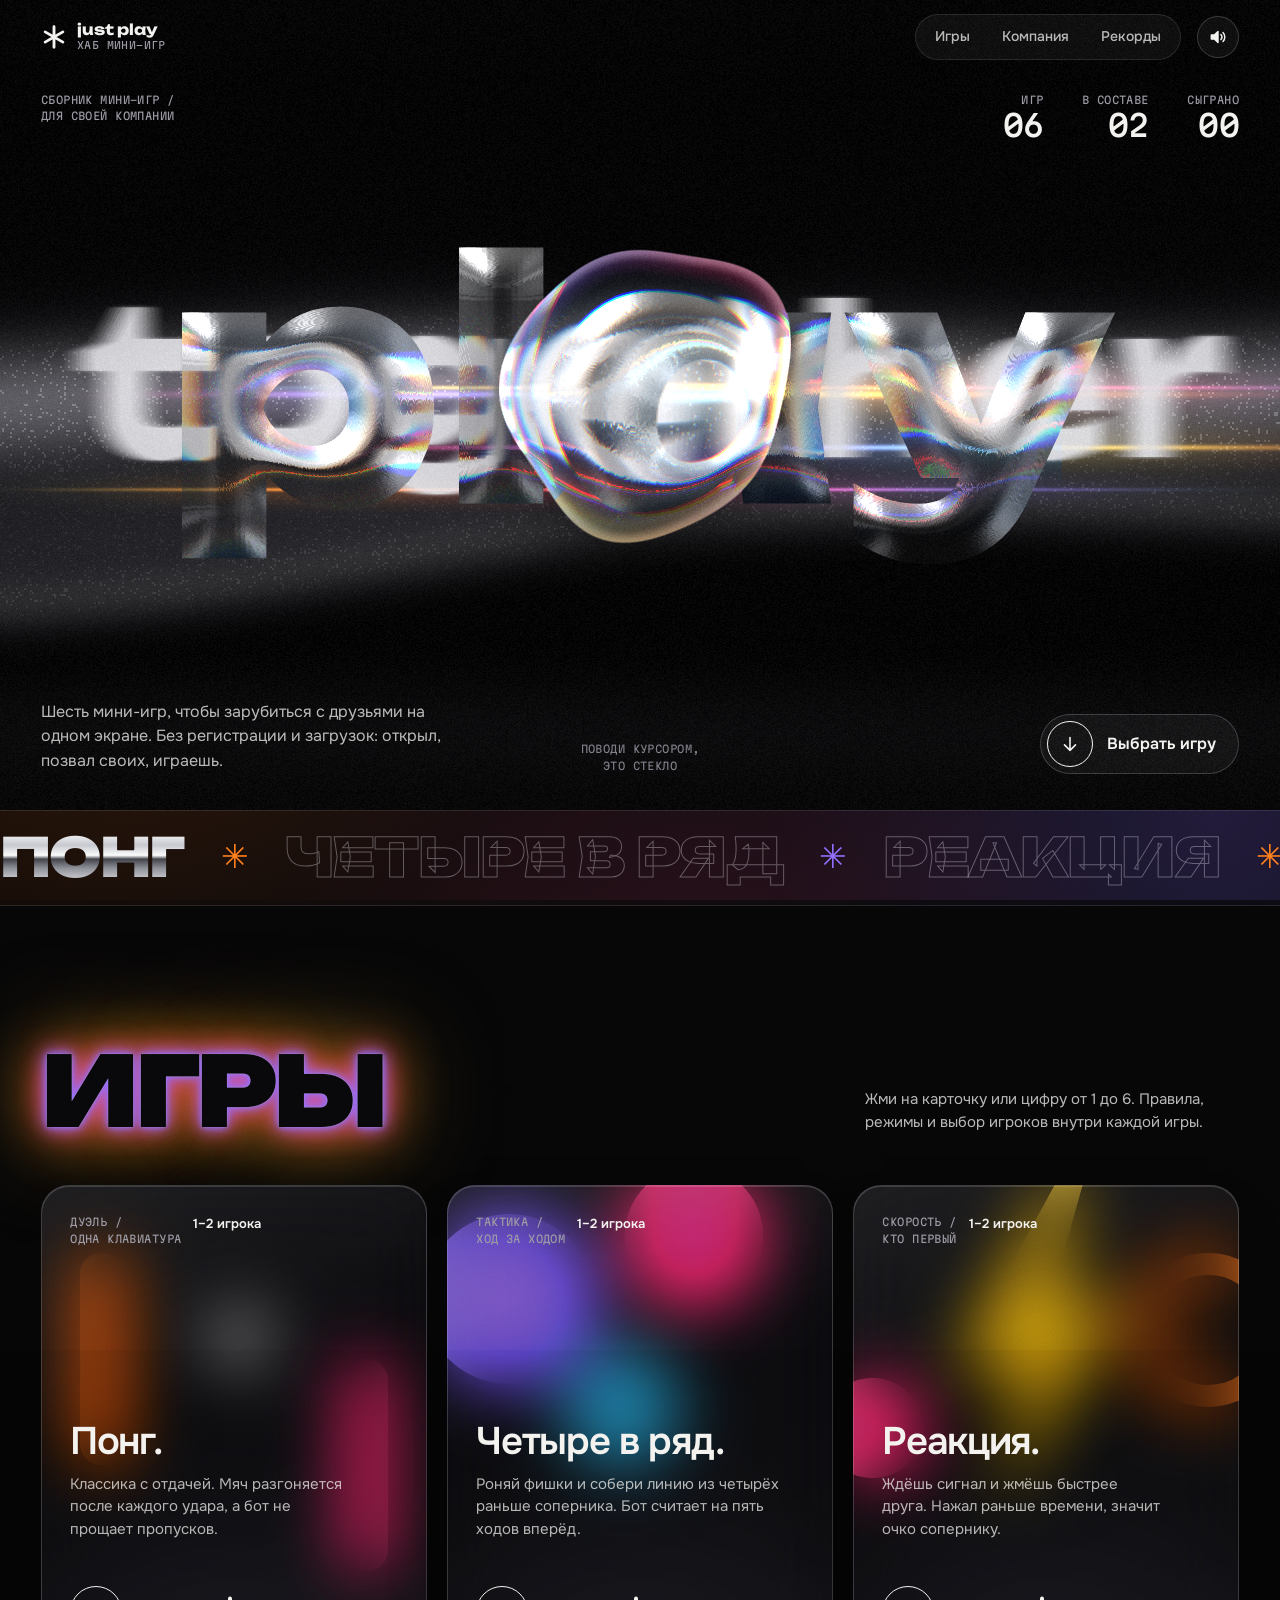
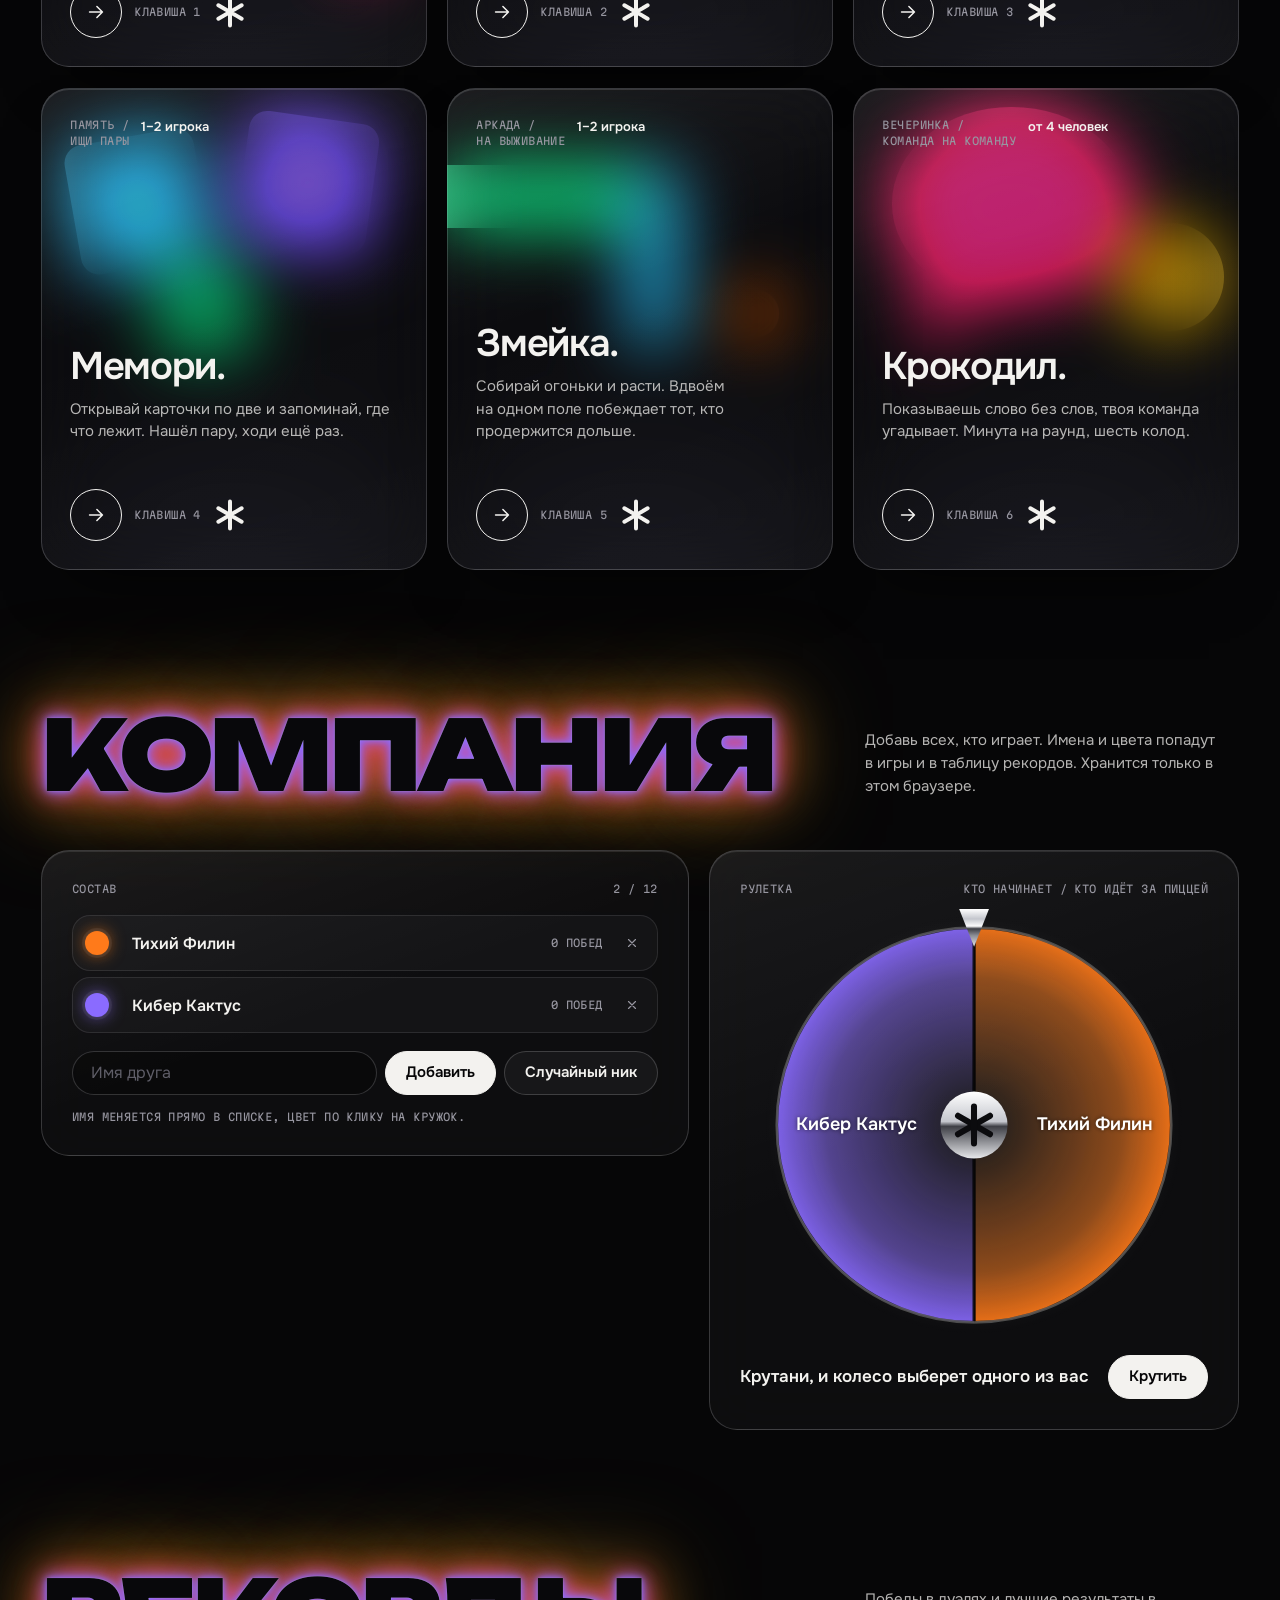
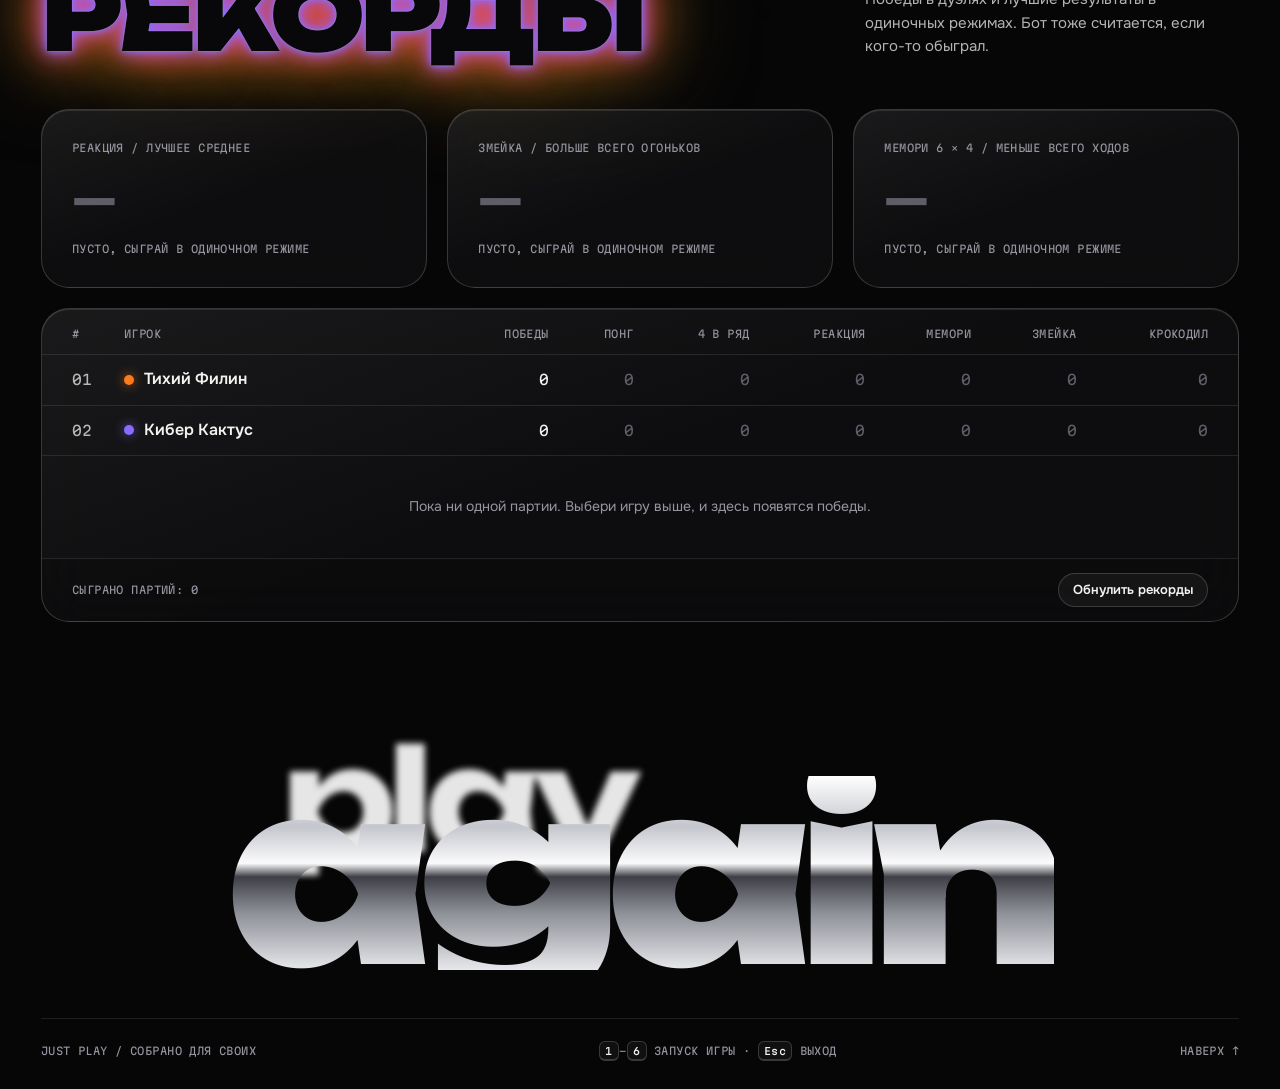
<file: play/index.html>
<!doctype html>
<html lang="ru">
<head>
<meta charset="utf-8">
<meta name="viewport" content="width=device-width, initial-scale=1, viewport-fit=cover">
<title>Just Play</title>
<meta name="description" content="Хаб мини-игр для друзей: понг, четыре в ряд, реакция, мемори, змейка и крокодил на одном экране.">
<meta name="theme-color" content="#060607">
<link rel="preconnect" href="https://fonts.googleapis.com">
<link rel="preconnect" href="https://fonts.gstatic.com" crossorigin>
<link rel="stylesheet" href="https://fonts.googleapis.com/css2?family=Martian+Mono:wght@400;500&family=Onest:wght@400;500;600;700&family=Unbounded:wght@600;700;900&display=swap">
<link rel="stylesheet" href="css/hub.css">
</head>
<body>
<div class="ambient" aria-hidden="true"><i></i><i></i><i></i></div>

<header class="top" id="top">
  <a class="brand" href="#hero" aria-label="Just Play, наверх">
    <svg class="brand-mark" viewBox="0 0 24 24" aria-hidden="true"><path d="M12 2.5v19M3.8 7.25l16.4 9.5M3.8 16.75l16.4-9.5"/></svg>
    <span class="brand-name"><b>just play</b><small>хаб мини-игр</small></span>
  </a>
  <nav class="nav" aria-label="Разделы">
    <a href="#games">Игры</a>
    <a href="#crew">Компания</a>
    <a href="#records">Рекорды</a>
  </nav>
  <button class="icon-btn sound-toggle" type="button" aria-pressed="true" aria-label="Звук">
    <svg viewBox="0 0 24 24" aria-hidden="true"><path class="s-body" d="M4 9.5h3.5L12 5.5v13l-4.5-4H4z"/><path class="s-on" d="M15.5 9a4.5 4.5 0 0 1 0 6M18 6.5a8 8 0 0 1 0 11"/><path class="s-off" d="M16 9.5l5 5M21 9.5l-5 5"/></svg>
  </button>
</header>

<main>
  <section class="hero" id="hero" aria-labelledby="hero-h">
    <canvas id="hero-gl" aria-hidden="true"></canvas>
    <div class="hero-fallback" aria-hidden="true"><span class="ghost">together</span><span class="chrome">play</span></div>
    <h1 class="sr-only" id="hero-h">Just Play: мини-игры для друзей на одном экране</h1>

    <div class="hero-top">
      <p class="micro">Сборник мини-игр /<br>для своей компании</p>
      <dl class="hero-stats">
        <div><dt class="micro">Игр</dt><dd>06</dd></div>
        <div><dt class="micro">В составе</dt><dd id="stat-players">02</dd></div>
        <div><dt class="micro">Сыграно</dt><dd id="stat-played">00</dd></div>
      </dl>
    </div>

    <div class="hero-foot">
      <p class="hero-lede">Шесть мини-игр, чтобы зарубиться с друзьями на одном экране. Без регистрации и загрузок: открыл, позвал своих, играешь.</p>
      <p class="hero-hint micro" aria-hidden="true">Поводи курсором,<br>это стекло</p>
      <a class="cta" href="#games">
        <span class="arrow-circle"><svg viewBox="0 0 24 24" aria-hidden="true"><path d="M12 5v14M6 13l6 6 6-6"/></svg></span>
        <span>Выбрать игру</span>
      </a>
    </div>
  </section>

  <div class="marquee" aria-hidden="true">
    <div class="marquee-track">
      <span>Понг</span><i>✳</i><span>Четыре в ряд</span><i>✳</i><span>Реакция</span><i>✳</i><span>Мемори</span><i>✳</i><span>Змейка</span><i>✳</i><span>Крокодил</span><i>✳</i>
      <span>Понг</span><i>✳</i><span>Четыре в ряд</span><i>✳</i><span>Реакция</span><i>✳</i><span>Мемори</span><i>✳</i><span>Змейка</span><i>✳</i><span>Крокодил</span><i>✳</i>
    </div>
  </div>

  <section class="section" id="games" aria-labelledby="games-h">
    <div class="section-head">
      <h2 class="aura" id="games-h">Игры</h2>
      <p class="section-note">Жми на карточку или цифру от 1 до 6. Правила, режимы и выбор игроков внутри каждой игры.</p>
    </div>

    <div class="grid">
      <article class="game" data-game="pong" data-key="1">
        <div class="game-light" aria-hidden="true"><i class="l1"></i><i class="l2"></i><i class="l3"></i></div>
        <button class="game-glass" type="button">
          <span class="g-top"><span class="micro">Дуэль /<br>одна клавиатура</span><span class="g-count">1–2 игрока</span></span>
          <span class="g-body"><span class="g-title">Понг.</span><span class="g-desc">Классика с отдачей. Мяч разгоняется после каждого удара, а бот не прощает пропусков.</span></span>
          <span class="g-foot"><span class="arrow-circle"><svg viewBox="0 0 24 24" aria-hidden="true"><path d="M5 12h14M13 6l6 6-6 6"/></svg></span><span class="g-leader micro" data-leader>клавиша 1</span><svg class="asterisk" viewBox="0 0 24 24" aria-hidden="true"><path d="M12 2.5v19M3.8 7.25l16.4 9.5M3.8 16.75l16.4-9.5"/></svg></span>
        </button>
      </article>

      <article class="game" data-game="four" data-key="2">
        <div class="game-light" aria-hidden="true"><i class="l1"></i><i class="l2"></i><i class="l3"></i></div>
        <button class="game-glass" type="button">
          <span class="g-top"><span class="micro">Тактика /<br>ход за ходом</span><span class="g-count">1–2 игрока</span></span>
          <span class="g-body"><span class="g-title">Четыре в ряд.</span><span class="g-desc">Роняй фишки и собери линию из четырёх раньше соперника. Бот считает на пять ходов вперёд.</span></span>
          <span class="g-foot"><span class="arrow-circle"><svg viewBox="0 0 24 24" aria-hidden="true"><path d="M5 12h14M13 6l6 6-6 6"/></svg></span><span class="g-leader micro" data-leader>клавиша 2</span><svg class="asterisk" viewBox="0 0 24 24" aria-hidden="true"><path d="M12 2.5v19M3.8 7.25l16.4 9.5M3.8 16.75l16.4-9.5"/></svg></span>
        </button>
      </article>

      <article class="game" data-game="reaction" data-key="3">
        <div class="game-light" aria-hidden="true"><i class="l1"></i><i class="l2"></i><i class="l3"></i></div>
        <button class="game-glass" type="button">
          <span class="g-top"><span class="micro">Скорость /<br>кто первый</span><span class="g-count">1–2 игрока</span></span>
          <span class="g-body"><span class="g-title">Реакция.</span><span class="g-desc">Ждёшь сигнал и жмёшь быстрее друга. Нажал раньше времени, значит очко сопернику.</span></span>
          <span class="g-foot"><span class="arrow-circle"><svg viewBox="0 0 24 24" aria-hidden="true"><path d="M5 12h14M13 6l6 6-6 6"/></svg></span><span class="g-leader micro" data-leader>клавиша 3</span><svg class="asterisk" viewBox="0 0 24 24" aria-hidden="true"><path d="M12 2.5v19M3.8 7.25l16.4 9.5M3.8 16.75l16.4-9.5"/></svg></span>
        </button>
      </article>

      <article class="game" data-game="memory" data-key="4">
        <div class="game-light" aria-hidden="true"><i class="l1"></i><i class="l2"></i><i class="l3"></i></div>
        <button class="game-glass" type="button">
          <span class="g-top"><span class="micro">Память /<br>ищи пары</span><span class="g-count">1–2 игрока</span></span>
          <span class="g-body"><span class="g-title">Мемори.</span><span class="g-desc">Открывай карточки по две и запоминай, где что лежит. Нашёл пару, ходи ещё раз.</span></span>
          <span class="g-foot"><span class="arrow-circle"><svg viewBox="0 0 24 24" aria-hidden="true"><path d="M5 12h14M13 6l6 6-6 6"/></svg></span><span class="g-leader micro" data-leader>клавиша 4</span><svg class="asterisk" viewBox="0 0 24 24" aria-hidden="true"><path d="M12 2.5v19M3.8 7.25l16.4 9.5M3.8 16.75l16.4-9.5"/></svg></span>
        </button>
      </article>

      <article class="game" data-game="snake" data-key="5">
        <div class="game-light" aria-hidden="true"><i class="l1"></i><i class="l2"></i><i class="l3"></i></div>
        <button class="game-glass" type="button">
          <span class="g-top"><span class="micro">Аркада /<br>на выживание</span><span class="g-count">1–2 игрока</span></span>
          <span class="g-body"><span class="g-title">Змейка.</span><span class="g-desc">Собирай огоньки и расти. Вдвоём на одном поле побеждает тот, кто продержится дольше.</span></span>
          <span class="g-foot"><span class="arrow-circle"><svg viewBox="0 0 24 24" aria-hidden="true"><path d="M5 12h14M13 6l6 6-6 6"/></svg></span><span class="g-leader micro" data-leader>клавиша 5</span><svg class="asterisk" viewBox="0 0 24 24" aria-hidden="true"><path d="M12 2.5v19M3.8 7.25l16.4 9.5M3.8 16.75l16.4-9.5"/></svg></span>
        </button>
      </article>

      <article class="game" data-game="croc" data-key="6">
        <div class="game-light" aria-hidden="true"><i class="l1"></i><i class="l2"></i><i class="l3"></i></div>
        <button class="game-glass" type="button">
          <span class="g-top"><span class="micro">Вечеринка /<br>команда на команду</span><span class="g-count">от 4 человек</span></span>
          <span class="g-body"><span class="g-title">Крокодил.</span><span class="g-desc">Показываешь слово без слов, твоя команда угадывает. Минута на раунд, шесть колод.</span></span>
          <span class="g-foot"><span class="arrow-circle"><svg viewBox="0 0 24 24" aria-hidden="true"><path d="M5 12h14M13 6l6 6-6 6"/></svg></span><span class="g-leader micro" data-leader>клавиша 6</span><svg class="asterisk" viewBox="0 0 24 24" aria-hidden="true"><path d="M12 2.5v19M3.8 7.25l16.4 9.5M3.8 16.75l16.4-9.5"/></svg></span>
        </button>
      </article>
    </div>
  </section>

  <section class="section" id="crew" aria-labelledby="crew-h">
    <div class="section-head">
      <h2 class="aura" id="crew-h">Компания</h2>
      <p class="section-note">Добавь всех, кто играет. Имена и цвета попадут в игры и в таблицу рекордов. Хранится только в этом браузере.</p>
    </div>

    <div class="crew-grid">
      <div class="panel roster">
        <div class="panel-top"><span class="micro">Состав</span><span class="micro" id="roster-count">2 / 12</span></div>
        <ul class="roster-list" id="roster"></ul>
        <form class="roster-add" id="roster-form" autocomplete="off">
          <label class="sr-only" for="roster-name">Имя игрока</label>
          <input class="field-input" id="roster-name" name="name" maxlength="18" placeholder="Имя друга">
          <button class="btn primary" type="submit">Добавить</button>
          <button class="btn" type="button" id="roster-random">Случайный ник</button>
        </form>
        <p class="micro roster-tip">Имя меняется прямо в списке, цвет по клику на кружок.</p>
      </div>

      <div class="panel wheel-panel">
        <div class="panel-top"><span class="micro">Рулетка</span><span class="micro">кто начинает / кто идёт за пиццей</span></div>
        <div class="wheel-wrap">
          <canvas id="wheel" width="420" height="420" aria-label="Колесо с именами игроков"></canvas>
          <span class="wheel-pin" aria-hidden="true"></span>
        </div>
        <div class="wheel-foot">
          <p class="wheel-result" id="wheel-result" aria-live="polite">Крутани, и колесо выберет одного из вас</p>
          <button class="btn primary" type="button" id="wheel-spin">Крутить</button>
        </div>
      </div>
    </div>
  </section>

  <section class="section" id="records" aria-labelledby="records-h">
    <div class="section-head">
      <h2 class="aura" id="records-h">Рекорды</h2>
      <p class="section-note">Победы в дуэлях и лучшие результаты в одиночных режимах. Бот тоже считается, если кого-то обыграл.</p>
    </div>

    <div class="best-row" id="best-row"></div>

    <div class="panel board">
      <div class="board-scroll">
        <table class="board-table" id="board">
          <thead>
            <tr><th scope="col">#</th><th scope="col">Игрок</th><th scope="col">Победы</th><th scope="col">Понг</th><th scope="col">4 в ряд</th><th scope="col">Реакция</th><th scope="col">Мемори</th><th scope="col">Змейка</th><th scope="col">Крокодил</th></tr>
          </thead>
          <tbody></tbody>
        </table>
      </div>
      <div class="board-foot">
        <span class="micro" id="board-note">Сыграно партий: 0</span>
        <span class="board-actions">
          <button class="btn small" type="button" id="board-reset">Обнулить рекорды</button>
          <span class="board-confirm" id="board-confirm" hidden>
            <span class="micro">Стереть все победы и рекорды?</span>
            <button class="btn small danger" type="button" id="board-yes">Стереть</button>
            <button class="btn small" type="button" id="board-no">Отмена</button>
          </span>
        </span>
      </div>
    </div>
  </section>
</main>

<footer class="foot">
  <div class="foot-word" aria-hidden="true"><span class="ghost">play</span><span class="chrome">again</span></div>
  <div class="foot-row">
    <span class="micro">just play / собрано для своих</span>
    <span class="micro"><kbd>1</kbd>–<kbd>6</kbd> запуск игры · <kbd>Esc</kbd> выход</span>
    <a class="micro" href="#hero">Наверх ↑</a>
  </div>
</footer>

<div class="arena" id="arena" role="dialog" aria-modal="true" aria-labelledby="arena-title" hidden>
  <div class="arena-bg" aria-hidden="true"><i></i><i></i><i></i></div>
  <div class="arena-bar">
    <button class="icon-btn" type="button" id="arena-back" aria-label="Назад в хаб">
      <svg viewBox="0 0 24 24" aria-hidden="true"><path d="M19 12H5M11 6l-6 6 6 6"/></svg>
    </button>
    <div class="arena-title"><span class="micro" id="arena-kicker"></span><b id="arena-title"></b></div>
    <div class="arena-hud" id="arena-hud" aria-live="polite"></div>
    <button class="icon-btn sound-toggle" type="button" aria-pressed="true" aria-label="Звук">
      <svg viewBox="0 0 24 24" aria-hidden="true"><path class="s-body" d="M4 9.5h3.5L12 5.5v13l-4.5-4H4z"/><path class="s-on" d="M15.5 9a4.5 4.5 0 0 1 0 6M18 6.5a8 8 0 0 1 0 11"/><path class="s-off" d="M16 9.5l5 5M21 9.5l-5 5"/></svg>
    </button>
  </div>
  <div class="arena-stage"><div class="arena-play" id="arena-play"></div></div>
  <div class="arena-panel" id="arena-panel" hidden></div>
</div>

<canvas id="fx" aria-hidden="true"></canvas>
<div class="grain" aria-hidden="true"></div>

<script src="js/core.js"></script>
<script src="js/arena.js"></script>
<script src="js/games/pong.js"></script>
<script src="js/games/four.js"></script>
<script src="js/games/reaction.js"></script>
<script src="js/games/memory.js"></script>
<script src="js/games/snake.js"></script>
<script src="js/games/croc.js"></script>
<script src="js/hub.js"></script>
<script src="js/hero.js"></script>
</body>
</html>
</file>
<file: play/css/hub.css>
/* Just Play — dark chrome, frosted glass, chromatic light */
@property --ang{syntax:"<angle>";inherits:false;initial-value:0deg}

:root{
  color-scheme:dark;
  --ink:#060607;
  --ink-2:#0c0c0f;
  --ink-3:#15151a;
  --text:#f3f2ef;
  --soft:rgba(243,242,239,.74);
  --dim:#9796a0;
  --mute:#5f5e68;
  --line:rgba(240,240,248,.10);
  --line-2:rgba(240,240,248,.18);
  --glass:rgba(255,255,255,.045);
  --glass-2:rgba(255,255,255,.085);
  --ember:#ff7a1a;
  --rose:#ff3d7f;
  --violet:#8a6bff;
  --sun:#ffd23f;
  --ice:#5fd4ff;
  --mint:#4dffb0;
  --chrome:linear-gradient(180deg,#ffffff 0%,#c4c6cd 26%,#fbfbfc 45%,#3e3f46 52%,#8c8e96 70%,#e7e8eb 100%);
  --spectrum:linear-gradient(90deg,var(--sun),var(--ember),var(--rose),var(--violet),var(--ice));
  --gutter:clamp(16px,3.2vw,44px);
  --radius:28px;
  --ease:cubic-bezier(.2,.8,.2,1);
  --ease-io:cubic-bezier(.75,0,.2,1);
  --f-display:"Unbounded","Arial Black",Impact,sans-serif;
  --f-body:"Onest","Helvetica Neue",Arial,sans-serif;
  --f-mono:"Martian Mono",ui-monospace,SFMono-Regular,Menlo,Consolas,monospace;
}

*{box-sizing:border-box}
html{background:var(--ink);scroll-behavior:smooth;-webkit-text-size-adjust:100%}
body{margin:0;background:var(--ink);color:var(--text);font:400 16px/1.55 var(--f-body);-webkit-font-smoothing:antialiased;overflow-x:hidden}
body.locked{overflow:hidden}
a{color:inherit;text-decoration:none}
button,input{font:inherit;color:inherit}
button{background:none;border:0;padding:0;cursor:pointer;-webkit-tap-highlight-color:transparent}
svg{display:block}
:focus-visible{outline:2px solid var(--sun);outline-offset:3px}
[hidden]{display:none!important}
.sr-only{position:absolute!important;width:1px;height:1px;padding:0;margin:-1px;overflow:hidden;clip:rect(0 0 0 0);white-space:nowrap;border:0}
.micro{font-family:var(--f-mono);font-size:10.5px;line-height:1.55;letter-spacing:.04em;text-transform:uppercase;color:var(--dim);margin:0}
kbd{display:inline-grid;place-items:center;min-width:26px;height:26px;padding:0 7px;border-radius:8px;border:1px solid var(--line-2);border-bottom-width:2px;background:var(--glass);font:500 11px/1 var(--f-mono);color:var(--text);text-transform:none}
.micro kbd{min-width:20px;height:20px;padding:0 5px;font-size:10px;border-radius:6px}

.chrome-text{background:var(--chrome);-webkit-background-clip:text;background-clip:text;color:transparent}

/* ---------- ambient light behind the glass ---------- */
.ambient{position:fixed;inset:0;z-index:0;pointer-events:none;overflow:hidden}
main,.foot{position:relative;z-index:1}
.ambient i{position:absolute;width:70vmax;height:70vmax;border-radius:50%;opacity:.16;animation:drift 38s ease-in-out infinite alternate}
.ambient i:nth-child(1){left:-25vmax;top:10vh;background:radial-gradient(closest-side,var(--ember),transparent)}
.ambient i:nth-child(2){right:-30vmax;top:40vh;background:radial-gradient(closest-side,var(--violet),transparent);animation-delay:-12s}
.ambient i:nth-child(3){left:20vw;bottom:-45vmax;background:radial-gradient(closest-side,var(--rose),transparent);opacity:.12;animation-delay:-24s}
@keyframes drift{from{transform:translate3d(0,0,0) scale(1)}to{transform:translate3d(8vw,-6vh,0) scale(1.15)}}

/* film grain on top of everything */
.grain{position:fixed;inset:-50%;z-index:100;pointer-events:none;opacity:.085;mix-blend-mode:overlay;
  background-image:url("data:image/svg+xml;utf8,<svg xmlns='http://www.w3.org/2000/svg' width='220' height='220'><filter id='n'><feTurbulence type='fractalNoise' baseFrequency='.9' numOctaves='3' stitchTiles='stitch'/><feColorMatrix values='0 0 0 0 1  0 0 0 0 1  0 0 0 0 1  0 0 0 1.3 0'/></filter><rect width='100%' height='100%' filter='url(%23n)'/></svg>");
  animation:grain 1s steps(6) infinite}
@keyframes grain{0%{transform:translate(0,0)}20%{transform:translate(-3%,2%)}40%{transform:translate(2%,-4%)}60%{transform:translate(-4%,-1%)}80%{transform:translate(3%,3%)}100%{transform:translate(0,0)}}

#fx{position:fixed;inset:0;width:100%;height:100%;z-index:90;pointer-events:none}

/* ---------- header ---------- */
.top{position:fixed;left:0;right:0;top:0;z-index:40;display:flex;align-items:center;gap:16px;
  padding:calc(env(safe-area-inset-top,0px) + 14px) var(--gutter) 14px;transition:background .4s,border-color .4s,backdrop-filter .4s;border-bottom:1px solid transparent}
.top.solid{background:rgba(6,6,7,.55);backdrop-filter:blur(18px) saturate(1.4);-webkit-backdrop-filter:blur(18px) saturate(1.4);border-color:var(--line)}
.brand{display:flex;align-items:center;gap:10px;margin-right:auto}
.brand-mark{width:26px;height:26px;fill:none;stroke:var(--text);stroke-width:2.6;stroke-linecap:round;animation:spin 14s linear infinite}
.brand-name{display:grid;line-height:1.05}
.brand-name b{font:700 15px/1.1 var(--f-display);letter-spacing:-.01em}
.brand-name small{font:400 10px/1.4 var(--f-mono);color:var(--dim);text-transform:uppercase;letter-spacing:.04em}
.nav{display:flex;gap:2px;padding:4px;border-radius:99px;background:var(--glass);border:1px solid var(--line);backdrop-filter:blur(14px);-webkit-backdrop-filter:blur(14px)}
.nav a{padding:7px 15px;border-radius:99px;font-size:14px;font-weight:500;color:var(--soft);transition:background .25s,color .25s}
.nav a:hover{background:var(--glass-2);color:var(--text)}
@keyframes spin{to{transform:rotate(360deg)}}

.icon-btn{flex:none;width:42px;height:42px;border-radius:50%;display:grid;place-items:center;border:1px solid var(--line-2);background:var(--glass);
  backdrop-filter:blur(14px);-webkit-backdrop-filter:blur(14px);transition:background .25s,transform .25s var(--ease)}
.icon-btn:hover{background:var(--glass-2)}
.icon-btn:active{transform:scale(.94)}
.icon-btn svg{width:20px;height:20px;fill:none;stroke:currentColor;stroke-width:1.7;stroke-linecap:round;stroke-linejoin:round}
.sound-toggle .s-body{fill:currentColor}
.sound-toggle[aria-pressed="true"] .s-off,.sound-toggle[aria-pressed="false"] .s-on{display:none}

/* ---------- hero ---------- */
.hero{position:relative;height:clamp(560px,90svh,920px);overflow:hidden;isolation:isolate;background:var(--ink)}
#hero-gl{position:absolute;inset:0;width:100%;height:100%;display:block;z-index:0}
.hero.gl-on{cursor:none}
.hero.gl-on a,.hero.gl-on button{cursor:pointer}
.hero-fallback{position:absolute;inset:0;z-index:0;display:grid;place-items:center;padding-bottom:6vh}
.hero-fallback span{grid-area:1/1;font-family:var(--f-display);line-height:.8;letter-spacing:-.05em;white-space:nowrap}
.hero-fallback .chrome{font-weight:900;font-size:clamp(96px,23vw,360px);background:var(--chrome);-webkit-background-clip:text;background-clip:text;color:transparent}
.hero-fallback .ghost{font-weight:700;font-size:clamp(34px,10.5vw,165px);color:#fff;opacity:.85;filter:blur(2.5px);transform:translate(1%,-10%)}
.hero.gl-on .hero-fallback{display:none}

.hero-top{position:absolute;z-index:2;left:var(--gutter);right:var(--gutter);top:calc(env(safe-area-inset-top,0px) + 92px);display:flex;justify-content:space-between;align-items:flex-start;gap:24px;pointer-events:none}
.hero-stats{display:flex;gap:clamp(18px,3vw,40px);margin:0;text-align:right}
.hero-stats div{display:grid;gap:2px}
.hero-stats dd{margin:0;font:500 clamp(22px,2.4vw,30px)/1 var(--f-mono);font-variant-numeric:tabular-nums;letter-spacing:-.02em}

.hero-foot{position:absolute;z-index:2;left:var(--gutter);right:var(--gutter);bottom:clamp(24px,4vh,44px);display:grid;grid-template-columns:minmax(0,1fr) auto minmax(0,1fr);align-items:end;gap:24px}
.hero-lede{margin:0;max-width:38ch;font-size:clamp(15px,1.25vw,17px);color:var(--soft);text-wrap:pretty}
.hero-hint{text-align:center;opacity:.8}
.cta{justify-self:end;display:flex;align-items:center;gap:14px;font-weight:600;font-size:16px;padding:6px 22px 6px 6px;border-radius:99px;background:var(--glass);border:1px solid var(--line-2);
  backdrop-filter:blur(16px);-webkit-backdrop-filter:blur(16px);transition:background .3s}
.cta:hover{background:var(--glass-2)}
.cta .arrow-circle{width:46px;height:46px}
.cta:hover .arrow-circle{background:var(--text);color:var(--ink)}
.cta:hover .arrow-circle svg{transform:translateY(3px)}

.arrow-circle{flex:none;width:52px;height:52px;border-radius:50%;border:1.5px solid currentColor;display:grid;place-items:center;transition:background .35s var(--ease),color .35s var(--ease),border-color .35s}
.arrow-circle svg{width:22px;height:22px;fill:none;stroke:currentColor;stroke-width:1.7;stroke-linecap:round;stroke-linejoin:round;transition:transform .45s var(--ease)}

/* load sequence */
.top,.hero-top,.hero-foot{animation:rise 1.1s var(--ease) both}
.hero-top{animation-delay:.35s}
.hero-foot{animation-delay:.55s}
@keyframes rise{from{opacity:0;transform:translateY(18px)}to{opacity:1;transform:none}}

/* ---------- marquee ---------- */
.marquee{position:relative;overflow:hidden;padding-block:20px;border-block:1px solid var(--line);background:linear-gradient(90deg,rgba(255,122,26,.05),rgba(138,107,255,.05))}
.marquee-track{display:flex;align-items:center;gap:36px;width:max-content;animation:marquee 46s linear infinite}
.marquee span{font:900 clamp(28px,4.2vw,58px)/1 var(--f-display);text-transform:uppercase;letter-spacing:-.03em;white-space:nowrap;color:transparent;-webkit-text-stroke:1px rgba(240,240,248,.32)}
.marquee span:nth-of-type(3n+1){background:var(--chrome);-webkit-background-clip:text;background-clip:text;-webkit-text-stroke:0}
.marquee i{font-style:normal;font-size:clamp(20px,2.6vw,34px);color:var(--ember)}
.marquee i:nth-of-type(2n){color:var(--violet)}
@keyframes marquee{to{transform:translateX(-50%)}}

/* ---------- sections ---------- */
.section{max-width:1440px;margin:0 auto;padding:clamp(80px,11vw,150px) var(--gutter) 0}
.section-head{display:grid;grid-template-columns:minmax(0,1fr) minmax(0,34ch);align-items:end;gap:20px 40px;margin-bottom:clamp(28px,4vw,52px)}
.section-note{margin:0;color:var(--soft);font-size:15px;text-wrap:pretty}
.aura{margin:0;font:900 clamp(40px,7.6vw,150px)/.9 var(--f-display);letter-spacing:-.045em;text-transform:uppercase;overflow-wrap:anywhere;color:#08080b;
  text-shadow:0 0 1px rgba(255,255,255,.55),0 0 6px var(--violet),0 0 16px var(--violet),0 0 30px var(--rose),0 0 60px var(--ember),0 0 110px rgba(255,210,63,.6)}

@supports (animation-timeline: view()){
  .section-head,.game,.panel,.best{animation:reveal linear both;animation-timeline:view();animation-range:entry 0% entry 55%}
  .game:nth-child(3n+2){animation-range:entry 8% entry 63%}
  .game:nth-child(3n){animation-range:entry 16% entry 71%}
  @keyframes reveal{from{opacity:.15;translate:0 60px;scale:.97;filter:blur(8px)}to{opacity:1;translate:none;scale:none;filter:none}}
}

/* ---------- game cards ---------- */
.grid{display:grid;grid-template-columns:repeat(3,minmax(0,1fr));gap:clamp(14px,1.6vw,22px)}
.game{--a:var(--ember);--b:var(--rose);--c:var(--sun);position:relative;border-radius:var(--radius);aspect-ratio:4/5;max-width:100%;isolation:isolate}
.game{transform-style:flat;transition:transform .6s var(--ease)}
.game.tilting{transition:transform .12s linear}
.game-light{position:absolute;inset:0;border-radius:inherit;overflow:hidden;background:radial-gradient(120% 90% at 50% 115%,#1b1b22,#08080a 62%)}
.game-light i{position:absolute;display:block;transition:transform 1.1s var(--ease)}
.game-glass{position:relative;z-index:1;display:flex;flex-direction:column;width:100%;height:100%;padding:clamp(20px,2.2vw,30px);text-align:left;border-radius:inherit;
  background:linear-gradient(160deg,rgba(255,255,255,.085),rgba(255,255,255,.02) 42%,rgba(255,255,255,.04)),rgba(10,10,13,.28);
  backdrop-filter:blur(34px) saturate(1.6);-webkit-backdrop-filter:blur(34px) saturate(1.6);
  border:1px solid var(--line-2);box-shadow:inset 0 1px 0 rgba(255,255,255,.14),0 30px 60px -30px rgba(0,0,0,.8);overflow:hidden;
  transform:translateZ(0);transition:transform .6s var(--ease)}
.game-glass::before{content:"";position:absolute;inset:0;border-radius:inherit;pointer-events:none;opacity:0;transition:opacity .5s;
  background:radial-gradient(420px circle at var(--mx,50%) var(--my,30%),rgba(255,255,255,.16),transparent 45%)}
.game-glass::after{content:"";position:absolute;inset:0;border-radius:inherit;padding:1.5px;pointer-events:none;opacity:0;transition:opacity .6s;
  background:conic-gradient(from var(--ang),var(--sun),var(--ember),var(--rose),var(--violet),var(--ice),var(--sun));
  -webkit-mask:linear-gradient(#000 0 0) content-box,linear-gradient(#000 0 0);-webkit-mask-composite:xor;mask-composite:exclude;
  animation:ang 5s linear infinite}
@keyframes ang{to{--ang:360deg}}
.game:hover .game-glass::before,.game:hover .game-glass::after,.game-glass:focus-visible::after{opacity:1}
.game-glass:focus-visible{outline:none}

.g-top{display:flex;justify-content:space-between;align-items:flex-start;gap:12px}
.g-count{font-weight:600;font-size:13px;white-space:nowrap}
.g-body{display:grid;gap:12px;margin-top:auto;padding-top:28px}
.g-title{font:600 clamp(30px,3vw,46px)/1.02 var(--f-body);letter-spacing:-.035em;text-wrap:balance}
.g-desc{font-size:15px;line-height:1.5;color:var(--soft);max-width:32ch;text-wrap:pretty}
.g-foot{display:flex;align-items:center;gap:12px;margin-top:clamp(26px,3.6vw,46px)}
.g-leader{flex:1;min-width:0;text-align:center;overflow:hidden;text-overflow:ellipsis;white-space:nowrap}
.asterisk{width:34px;height:34px;fill:none;stroke:currentColor;stroke-width:2.8;stroke-linecap:round;transition:transform .9s var(--ease)}
.game:hover .asterisk{transform:rotate(120deg)}
.game:hover .arrow-circle{background:var(--text);color:var(--ink);border-color:var(--text)}
.game:hover .arrow-circle svg{transform:rotate(-45deg)}

/* light shapes behind each card's glass */
.game[data-game="pong"]{--a:var(--ember);--b:var(--rose);--c:#fff}
.game[data-game="pong"] .l1{left:10%;top:14%;width:11%;height:44%;border-radius:99px;background:var(--a)}
.game[data-game="pong"] .l2{right:10%;top:36%;width:11%;height:44%;border-radius:99px;background:var(--b)}
.game[data-game="pong"] .l3{left:44%;top:26%;width:15%;aspect-ratio:1;border-radius:50%;background:var(--c);opacity:.75}
.game[data-game="pong"]:hover .l1{transform:translateY(30%)}
.game[data-game="pong"]:hover .l2{transform:translateY(-35%)}
.game[data-game="pong"]:hover .l3{transform:translate(160%,70%)}

.game[data-game="four"]{--a:var(--violet);--b:var(--rose);--c:var(--ice)}
.game[data-game="four"] .l1{left:-6%;top:6%;width:44%;aspect-ratio:1;border-radius:50%;background:var(--a)}
.game[data-game="four"] .l2{left:46%;top:-4%;width:36%;aspect-ratio:1;border-radius:50%;background:var(--b)}
.game[data-game="four"] .l3{left:30%;top:34%;width:30%;aspect-ratio:1;border-radius:50%;background:var(--c);opacity:.8}
.game[data-game="four"]:hover .l1{transform:translateY(22%)}
.game[data-game="four"]:hover .l2{transform:translateY(60%)}
.game[data-game="four"]:hover .l3{transform:translate(-30%,-40%)}

.game[data-game="reaction"]{--a:var(--sun);--b:var(--ember);--c:var(--rose)}
.game[data-game="reaction"] .l1{left:22%;top:0;width:52%;height:66%;background:var(--a);clip-path:polygon(58% 0,8% 58%,44% 58%,30% 100%,92% 36%,56% 36%,72% 0)}
.game[data-game="reaction"] .l2{right:-12%;top:14%;width:40%;aspect-ratio:1;border-radius:50%;border:22px solid var(--b)}
.game[data-game="reaction"] .l3{left:-8%;top:40%;width:26%;aspect-ratio:1;border-radius:50%;background:var(--c)}
.game[data-game="reaction"]:hover .l1{transform:scale(1.12) rotate(-6deg)}
.game[data-game="reaction"]:hover .l2{transform:scale(1.35)}
.game[data-game="reaction"]:hover .l3{transform:translateX(40%)}

.game[data-game="memory"]{--a:var(--ice);--b:var(--violet);--c:var(--mint)}
.game[data-game="memory"] .l1{left:8%;top:10%;width:34%;aspect-ratio:1;border-radius:14%;background:var(--a);transform:rotate(-10deg)}
.game[data-game="memory"] .l2{left:52%;top:6%;width:34%;aspect-ratio:1;border-radius:14%;background:var(--b);transform:rotate(8deg)}
.game[data-game="memory"] .l3{left:30%;top:36%;width:24%;aspect-ratio:1;border-radius:14%;background:var(--c);opacity:.8}
.game[data-game="memory"]:hover .l1{transform:rotate(-190deg)}
.game[data-game="memory"]:hover .l2{transform:rotate(188deg)}
.game[data-game="memory"]:hover .l3{transform:rotate(90deg) scale(1.2)}

.game[data-game="snake"]{--a:var(--mint);--b:var(--ice);--c:var(--ember)}
.game[data-game="snake"] .l1{left:-10%;top:16%;width:70%;height:13%;border-radius:99px;background:var(--a)}
.game[data-game="snake"] .l2{left:47%;top:16%;width:13%;height:38%;border-radius:99px;background:var(--b)}
.game[data-game="snake"] .l3{left:74%;top:42%;width:12%;aspect-ratio:1;border-radius:50%;background:var(--c)}
.game[data-game="snake"]:hover .l1{transform:translateX(18%)}
.game[data-game="snake"]:hover .l2{transform:translate(60%,10%)}
.game[data-game="snake"]:hover .l3{transform:scale(1.6)}

.game[data-game="croc"]{--a:var(--rose);--b:var(--sun);--c:var(--violet)}
.game[data-game="croc"] .l1{left:10%;top:4%;width:62%;height:40%;border-radius:50%;background:var(--a)}
.game[data-game="croc"] .l2{left:18%;top:38%;width:18%;height:18%;background:var(--a);clip-path:polygon(0 0,100% 0,0 100%)}
.game[data-game="croc"] .l3{right:4%;top:28%;width:28%;aspect-ratio:1;border-radius:50%;background:var(--b);opacity:.85}
.game[data-game="croc"]:hover .l1{transform:scale(1.1) translateY(6%)}
.game[data-game="croc"]:hover .l2{transform:translate(-20%,10%)}
.game[data-game="croc"]:hover .l3{transform:translate(-50%,40%)}

/* ---------- panels, buttons, fields ---------- */
.panel{position:relative;border-radius:var(--radius);padding:clamp(18px,2.4vw,30px);background:linear-gradient(160deg,rgba(255,255,255,.07),rgba(255,255,255,.02) 50%),rgba(12,12,15,.5);
  border:1px solid var(--line-2);backdrop-filter:blur(26px) saturate(1.4);-webkit-backdrop-filter:blur(26px) saturate(1.4);box-shadow:inset 0 1px 0 rgba(255,255,255,.1)}
.panel-top{display:flex;justify-content:space-between;gap:16px;margin-bottom:18px}

.btn{display:inline-flex;align-items:center;justify-content:center;gap:10px;min-height:44px;padding:0 20px;border-radius:99px;border:1px solid var(--line-2);background:var(--glass);
  font-weight:600;font-size:15px;white-space:nowrap;transition:background .25s,color .25s,border-color .25s,transform .25s var(--ease)}
.btn:hover{background:var(--glass-2)}
.btn:active{transform:scale(.97)}
.btn.primary{background:var(--text);color:var(--ink);border-color:var(--text)}
.btn.primary:hover{background:#fff;box-shadow:0 0 0 4px rgba(255,255,255,.08),0 0 40px -6px rgba(255,210,63,.55)}
.btn.primary kbd{background:rgba(0,0,0,.08);border-color:rgba(0,0,0,.2);color:var(--ink)}
.btn.small{min-height:34px;padding:0 14px;font-size:13px}
.btn.danger{background:var(--rose);border-color:var(--rose);color:#fff}
.btn.big{min-height:56px;padding:0 28px;font-size:17px}
.btn:disabled{opacity:.4;pointer-events:none}
.field-input{min-width:0;height:44px;padding:0 18px;border-radius:99px;border:1px solid var(--line-2);background:rgba(0,0,0,.3);outline:none;transition:border-color .25s,background .25s}
.field-input::placeholder{color:var(--mute)}
.field-input:focus{border-color:rgba(255,255,255,.4);background:rgba(0,0,0,.45)}

/* ---------- crew ---------- */
.crew-grid{display:grid;grid-template-columns:minmax(0,1.1fr) minmax(0,.9fr);gap:clamp(14px,1.6vw,22px);align-items:start}
.roster-list{list-style:none;margin:0 0 18px;padding:0;display:grid;gap:6px}
.roster-item{display:grid;grid-template-columns:auto minmax(0,1fr) auto auto;align-items:center;gap:12px;padding:8px 8px 8px 12px;border-radius:18px;background:rgba(255,255,255,.03);border:1px solid var(--line);
  animation:pop .5s var(--ease) both}
@keyframes pop{from{opacity:0;transform:translateY(8px) scale(.98)}to{opacity:1;transform:none}}
.swatch{width:24px;height:24px;border-radius:50%;background:var(--c);box-shadow:0 0 0 3px rgba(255,255,255,.06),0 0 18px -2px var(--c);transition:transform .3s var(--ease)}
.swatch:hover{transform:scale(1.15)}
.roster-name{width:100%;min-width:0;height:38px;padding:0 10px;border-radius:10px;border:1px solid transparent;background:transparent;font-weight:600;font-size:16px;outline:none;transition:border-color .2s,background .2s}
.roster-name:hover{background:rgba(255,255,255,.04)}
.roster-name:focus{border-color:var(--line-2);background:rgba(0,0,0,.3)}
.roster-wins{white-space:nowrap}
.roster-del{width:34px;height:34px;border-radius:50%;display:grid;place-items:center;color:var(--dim);transition:background .2s,color .2s}
.roster-del:hover{background:rgba(255,61,127,.14);color:var(--rose)}
.roster-del svg{width:14px;height:14px;fill:none;stroke:currentColor;stroke-width:2;stroke-linecap:round}
.roster-del:disabled{opacity:.25}
.roster-add{display:flex;flex-wrap:wrap;gap:8px}
.roster-add .field-input{flex:1 1 180px}
.roster-tip{margin-top:14px}

.wheel-wrap{position:relative;width:min(100%,420px);aspect-ratio:1;margin:4px auto 0}
#wheel{width:100%;height:100%;display:block}
.wheel-pin{position:absolute;left:50%;top:-6px;width:30px;height:38px;transform:translateX(-50%);background:var(--chrome);clip-path:polygon(0 0,100% 0,50% 100%);filter:drop-shadow(0 4px 10px rgba(0,0,0,.6))}
.wheel-foot{display:flex;align-items:center;justify-content:space-between;gap:16px;margin-top:20px;flex-wrap:wrap}
.wheel-result{margin:0;font-weight:600;font-size:17px;flex:1 1 180px;min-width:0}
.wheel-result b{font:700 22px/1.1 var(--f-display);letter-spacing:-.02em}

/* ---------- records ---------- */
.best-row{display:grid;grid-template-columns:repeat(3,minmax(0,1fr));gap:clamp(14px,1.6vw,22px);margin-bottom:clamp(14px,1.6vw,22px)}
.best{display:grid;gap:10px;align-content:start}
.best-num{font:500 clamp(40px,5vw,68px)/1 var(--f-mono);letter-spacing:-.05em;font-variant-numeric:tabular-nums}
.best-num small{font-size:.36em;letter-spacing:0;color:var(--dim);margin-left:6px}
.best-who{display:flex;align-items:center;gap:8px;font-weight:600;min-width:0}
.best-who .micro{font-weight:400}
.best-num.empty{color:var(--mute)}
.best-who .dot{flex:none}
.best-who span{overflow:hidden;text-overflow:ellipsis;white-space:nowrap}
.dot{display:inline-block;width:10px;height:10px;border-radius:50%;background:var(--c,var(--dim));box-shadow:0 0 12px -1px var(--c,transparent)}

.board{padding:0;overflow:hidden}
.board-scroll{overflow-x:auto}
.board-table{width:100%;border-collapse:collapse;font-variant-numeric:tabular-nums;min-width:720px}
.board-table th{font:400 10.5px/1.4 var(--f-mono);text-transform:uppercase;letter-spacing:.04em;color:var(--dim);text-align:right;padding:18px 16px 12px;border-bottom:1px solid var(--line);white-space:nowrap}
.board-table th:nth-child(2),.board-table td:nth-child(2){text-align:left}
.board-table th:first-child,.board-table td:first-child{text-align:left;padding-left:clamp(18px,2.4vw,30px);width:48px}
.board-table th:last-child,.board-table td:last-child{padding-right:clamp(18px,2.4vw,30px)}
.board-table td{padding:14px 16px;border-bottom:1px solid var(--line);text-align:right;font-family:var(--f-mono);font-size:14px;color:var(--soft)}
.board-table tr:last-child td{border-bottom:0}
.board-table td.name{font:600 16px/1.3 var(--f-body);color:var(--text)}
.board-table td.name span{display:inline-flex;align-items:center;gap:10px}
.board-table td.total{min-width:170px}
.bar{display:flex;align-items:center;justify-content:flex-end;gap:12px;color:var(--text)}
.bar i{display:block;height:6px;border-radius:99px;background:var(--spectrum);box-shadow:0 0 16px -2px rgba(255,122,26,.6)}
.board-table tr.first td.rank{color:var(--sun)}
.board-table .zero{color:var(--mute)}
.board-empty td{text-align:center!important;padding:40px 16px;color:var(--dim);font-family:var(--f-body)}
.board-foot{display:flex;justify-content:space-between;align-items:center;gap:12px;flex-wrap:wrap;padding:14px clamp(18px,2.4vw,30px);border-top:1px solid var(--line);background:rgba(0,0,0,.2)}
.board-actions,.board-confirm{display:flex;align-items:center;gap:8px;flex-wrap:wrap}

/* ---------- footer ---------- */
.foot{max-width:1440px;margin:0 auto;padding:clamp(90px,12vw,170px) var(--gutter) calc(env(safe-area-inset-bottom,0px) + 28px);overflow:hidden}
.foot-word{display:grid;place-items:center;margin-bottom:clamp(28px,4vw,48px)}
.foot-word span{grid-area:1/1;font-family:var(--f-display);line-height:.8;letter-spacing:-.06em;white-space:nowrap}
.foot-word .chrome{font-weight:900;font-size:clamp(64px,19vw,300px);background:var(--chrome);-webkit-background-clip:text;background-clip:text;color:transparent}
.foot-word .ghost{font-weight:700;font-size:clamp(40px,11vw,170px);color:#fff;opacity:.9;filter:blur(3px);transform:translate(-52%,-66%)}
.foot-word .chrome,.hero-fallback .chrome{position:relative;z-index:1}
.foot-row{display:flex;justify-content:space-between;align-items:center;gap:12px 24px;flex-wrap:wrap;padding-top:22px;border-top:1px solid var(--line)}
.foot-row a:hover{color:var(--text)}

/* ---------- arena (game overlay) ---------- */
.arena{position:fixed;inset:0;z-index:60;display:grid;grid-template-rows:auto minmax(0,1fr);background:var(--ink);overflow:hidden;overscroll-behavior:contain}
.arena-bg{position:absolute;inset:0;pointer-events:none;overflow:hidden}
.arena-bg i{position:absolute;width:60vmax;height:60vmax;border-radius:50%;opacity:.2;animation:drift 30s ease-in-out infinite alternate}
.arena-bg i:nth-child(1){left:-22vmax;top:-20vmax;background:radial-gradient(closest-side,var(--g1,var(--ember)),transparent)}
.arena-bg i:nth-child(2){right:-24vmax;bottom:-26vmax;background:radial-gradient(closest-side,var(--g2,var(--violet)),transparent);animation-delay:-10s}
.arena-bg i:nth-child(3){left:30vw;top:30vh;width:40vmax;height:40vmax;opacity:.08;background:radial-gradient(closest-side,var(--g3,var(--rose)),transparent);animation-delay:-20s}
.arena-bar{position:relative;z-index:4;display:flex;align-items:center;gap:14px;padding:calc(env(safe-area-inset-top,0px) + 12px) var(--gutter) 12px}
.arena-title{display:grid;gap:2px;min-width:0}
.arena-title b{font:700 18px/1.1 var(--f-display);letter-spacing:-.02em;white-space:nowrap;overflow:hidden;text-overflow:ellipsis}
.arena-hud{margin-left:auto;display:flex;gap:8px;flex-wrap:wrap;justify-content:flex-end;min-width:0}
.hud-pill{display:flex;align-items:center;gap:9px;padding:6px 14px 6px 10px;border-radius:99px;background:var(--glass);border:1px solid var(--line);font-size:14px;font-weight:500;
  transition:border-color .3s,box-shadow .3s,background .3s;max-width:260px;min-width:0}
.hud-pill span{overflow:hidden;text-overflow:ellipsis;white-space:nowrap;min-width:0}
.hud-pill .dot{flex:none}
.hud-pill b{font:500 15px/1 var(--f-mono);font-variant-numeric:tabular-nums}
.hud-pill.active{border-color:var(--c);background:rgba(255,255,255,.07);box-shadow:inset 0 0 0 1px var(--c),0 0 26px -8px var(--c)}
.arena-stage{position:relative;z-index:1;min-height:0}
.arena-play{position:absolute;inset:0 var(--gutter) calc(env(safe-area-inset-bottom,0px) + var(--gutter));display:grid;place-items:center;touch-action:none;user-select:none;-webkit-user-select:none}
.game-canvas{display:block;border-radius:24px;touch-action:none}

.arena-panel{position:absolute;inset:0;z-index:5;display:grid;place-items:center;overflow-y:auto;padding:calc(env(safe-area-inset-top,0px) + 76px) var(--gutter) calc(env(safe-area-inset-bottom,0px) + var(--gutter));
  background:rgba(6,6,7,.5);backdrop-filter:blur(12px);-webkit-backdrop-filter:blur(12px);animation:fade .45s ease both}
@keyframes fade{from{opacity:0}}
.sheet{width:min(620px,100%);display:grid;gap:24px;padding:clamp(22px,3vw,38px);border-radius:32px;
  background:linear-gradient(160deg,rgba(255,255,255,.09),rgba(255,255,255,.02) 45%),rgba(16,16,20,.62);border:1px solid var(--line-2);
  backdrop-filter:blur(30px) saturate(1.5);-webkit-backdrop-filter:blur(30px) saturate(1.5);box-shadow:inset 0 1px 0 rgba(255,255,255,.14),0 40px 80px -30px rgba(0,0,0,.9);
  animation:sheet .7s var(--ease) both}
@keyframes sheet{from{opacity:0;transform:translateY(26px) scale(.97)}}
.sheet-head{display:grid;gap:12px}
.sheet-title{margin:0;font:900 clamp(40px,7vw,72px)/.92 var(--f-display);letter-spacing:-.05em;background:var(--chrome);-webkit-background-clip:text;background-clip:text;color:transparent;text-wrap:balance;overflow-wrap:normal;padding-bottom:.06em}
.sheet>*,.sheet-head>*,.croc-sheet>*{min-width:0;max-width:100%}
.sheet-rules{margin:0;color:var(--soft);font-size:15px;max-width:52ch;text-wrap:pretty}
.sheet-field{display:grid;gap:10px}
.seg,.chips{display:flex;flex-wrap:wrap;gap:6px}
.seg button,.chip{min-height:38px;padding:0 16px;border-radius:99px;border:1px solid var(--line-2);background:rgba(255,255,255,.03);font-size:14px;font-weight:500;color:var(--soft);
  transition:background .25s,color .25s,border-color .25s,box-shadow .25s}
.seg button:hover,.chip:hover{background:var(--glass-2);color:var(--text)}
.seg button[aria-pressed="true"]{background:var(--text);color:var(--ink);border-color:var(--text)}
.chip{display:inline-flex;align-items:center;gap:8px;padding-left:10px}
.chip[aria-pressed="true"]{color:var(--text);border-color:var(--c);background:rgba(255,255,255,.06);box-shadow:inset 0 0 0 1px var(--c),0 0 22px -8px var(--c)}
.chip.add{border-style:dashed;padding-left:14px}
.chip .tag{font:500 10px/1 var(--f-mono);padding:4px 6px;border-radius:6px;background:rgba(255,255,255,.1);text-transform:uppercase}
.sheet-keys{display:grid;gap:8px;padding-top:18px;border-top:1px solid var(--line)}
.key-row{display:flex;align-items:center;gap:6px;flex-wrap:wrap;font-size:14px;color:var(--soft)}
.key-row .lbl{margin-left:6px}
.sheet-actions{display:flex;gap:8px;flex-wrap:wrap;align-items:center}
.sheet-warn{margin:0;padding:12px 16px;border-radius:16px;background:rgba(255,61,127,.1);border:1px solid rgba(255,61,127,.3);font-size:14px;color:#ffc2d6}
.result-name{margin:0;font:900 clamp(38px,7vw,76px)/.95 var(--f-display);letter-spacing:-.05em;text-wrap:balance;overflow-wrap:normal;max-width:100%}
.result-line{margin:0;font:500 clamp(18px,2.4vw,24px)/1.2 var(--f-mono);font-variant-numeric:tabular-nums;color:var(--soft)}
.badge{justify-self:start;display:inline-flex;align-items:center;gap:8px;padding:6px 12px;border-radius:99px;background:var(--spectrum);color:#140a02;font:600 12px/1 var(--f-mono);text-transform:uppercase;letter-spacing:.04em}

/* ---------- responsive ---------- */
@media (max-width:1060px){
  .grid{grid-template-columns:repeat(2,minmax(0,1fr))}
  .crew-grid{grid-template-columns:minmax(0,1fr)}
}
@media (max-width:760px){
  .nav{display:none}
  .section-head{grid-template-columns:minmax(0,1fr)}
  .aura{font-size:clamp(38px,11vw,96px)}
  .hero-top{top:calc(env(safe-area-inset-top,0px) + 80px)}
  .hero-top > .micro{display:none}
  .hero-stats{width:100%;justify-content:space-between;text-align:left}
  .hero-foot{grid-template-columns:minmax(0,1fr);gap:18px}
  .hero-hint{display:none}
  .cta{justify-self:start}
  .best-row{grid-template-columns:minmax(0,1fr)}
  .arena-bar{flex-wrap:wrap;row-gap:10px}
  .arena-title{flex:1}
  .arena-title .micro{display:none}
  .arena-title b{font-size:16px}
  .arena-hud{order:3;flex-basis:100%;justify-content:center;margin-left:0}
  .arena-hud:empty{display:none}
  .hud-pill{padding:5px 11px 5px 8px;font-size:13px;max-width:150px}
}
@media (max-width:640px){
  .grid{grid-template-columns:minmax(0,1fr)}
  .game{aspect-ratio:auto;min-height:420px}
  .foot-row{flex-direction:column;align-items:flex-start}
}
@media (hover:none){
  .hero.gl-on{cursor:auto}
}
@media (prefers-reduced-motion:reduce){
  html{scroll-behavior:auto}
  .grain,.ambient i,.arena-bg i,.brand-mark,.marquee-track,.game-glass::after{animation:none}
  .top,.hero-top,.hero-foot,.sheet,.roster-item{animation:none}
  .section-head,.game,.panel,.best{animation:none!important}
  .game-light i,.asterisk{transition:none}
}

/* ---------- game: reaction ---------- */
.rx{position:relative;width:100%;height:100%;display:grid;gap:14px;isolation:isolate;border-radius:28px}
.rx-duo{grid-template-columns:minmax(0,1fr) minmax(0,1.1fr) minmax(0,1fr)}
.rx-side,.rx-pad{position:relative;display:grid;align-content:center;justify-items:center;gap:16px;padding:24px;border-radius:28px;text-align:center;border:1px solid var(--line-2);
  background:linear-gradient(180deg,color-mix(in srgb,var(--c) 16%,transparent),transparent 70%),rgba(255,255,255,.03);touch-action:manipulation;transition:box-shadow .35s,background .35s,transform .2s var(--ease)}
.rx-side:active,.rx-pad:active{transform:scale(.985)}
.rx-side.won{box-shadow:inset 0 0 0 2px var(--c),0 0 90px -20px var(--c);background:linear-gradient(180deg,color-mix(in srgb,var(--c) 34%,transparent),transparent 80%),rgba(255,255,255,.05)}
.rx-name{font:700 clamp(20px,2.4vw,32px)/1.1 var(--f-display);letter-spacing:-.02em;overflow-wrap:break-word;max-width:100%}
.rx-key{display:flex;align-items:center;gap:10px}
.rx-key kbd{min-width:46px;height:46px;font-size:18px;border-radius:12px}
.rx-dots{display:flex;gap:10px}
.rx-dots i{width:16px;height:16px;border-radius:50%;border:1.5px solid var(--c);transition:background .3s,box-shadow .3s}
.rx-dots i.on{background:var(--c);box-shadow:0 0 16px var(--c)}
.rx-center{display:grid;align-content:center;justify-items:center;gap:12px;text-align:center;pointer-events:none;min-width:0}
.rx-signal{margin:0;font:900 clamp(40px,7vw,112px)/.9 var(--f-display);letter-spacing:-.05em;overflow-wrap:break-word;max-width:100%}
.rx-signal.long{font-size:clamp(24px,2.8vw,44px);line-height:1.05;letter-spacing:-.03em}
.rx-sub{min-height:1.5em}
.rx::before{content:"";position:absolute;inset:-4px;z-index:-1;border-radius:32px;opacity:0;background:linear-gradient(120deg,var(--sun),var(--ember),var(--rose),var(--violet),var(--ice));background-size:200% 200%}
.rx[data-state="go"] .rx-side,.rx[data-state="go"] .rx-pad{transition:none}
.rx[data-state="go"]::before{opacity:1;animation:flashbg 1.2s linear infinite}
.rx[data-state="go"] .rx-signal{color:#0b0b0e}
.rx[data-state="go"] .rx-sub{color:#0b0b0e}
.rx[data-state="go"] .rx-side,.rx[data-state="go"] .rx-pad{background:rgba(255,255,255,.2);border-color:rgba(0,0,0,.2);color:#0b0b0e}
.rx[data-state="go"] .rx-key .micro{color:#0b0b0e}
.rx[data-state="wait"] .rx-signal{animation:breathe 1.4s ease-in-out infinite}
@keyframes flashbg{to{background-position:200% 0}}
@keyframes breathe{50%{opacity:.45;transform:scale(.97)}}
.rx-solo{grid-template-columns:minmax(0,1fr)}
.rx-pad{align-content:center}
.rx-tries{display:flex;gap:8px;flex-wrap:wrap;justify-content:center;min-height:36px}
.rx-tries span{padding:6px 12px;border-radius:99px;border:1px solid var(--line-2);font:500 15px/1.4 var(--f-mono);background:rgba(0,0,0,.25)}
.rx-tries small{color:var(--dim);font-size:11px}
@media (orientation:portrait){
  .rx-duo{grid-template-columns:minmax(0,1fr);grid-template-rows:minmax(0,1fr) auto minmax(0,1fr)}
  .rx-duo .rx-side[data-side="0"]{transform:rotate(180deg)}
  .rx-duo .rx-side{padding:16px;gap:10px}
  .rx-signal{font-size:clamp(34px,11vw,64px)}
}

/* ---------- game: memory ---------- */
.mem{display:grid;justify-content:center;align-content:center;perspective:1400px}
.mem-card{position:relative;border-radius:18px;animation:deal .7s var(--ease) both;animation-delay:calc(var(--i) * 28ms)}
@keyframes deal{from{opacity:0;transform:translateY(30px) rotateX(40deg) scale(.9)}}
.mem-inner{position:absolute;inset:0;border-radius:inherit;transform-style:preserve-3d;transition:transform .6s var(--ease)}
.mem-card.open .mem-inner,.mem-card.matched .mem-inner{transform:rotateY(180deg)}
.mem-back,.mem-front{position:absolute;inset:0;display:grid;place-items:center;border-radius:inherit;border:1px solid var(--line-2);-webkit-backface-visibility:hidden;backface-visibility:hidden}
.mem-back{background:linear-gradient(155deg,rgba(255,255,255,.1),rgba(255,255,255,.015) 55%),radial-gradient(90% 70% at 50% 120%,color-mix(in srgb,var(--violet) 30%,transparent),transparent),#101015;transition:border-color .25s}
.mem-back svg{width:30%;height:30%;fill:none;stroke:rgba(255,255,255,.28);stroke-width:2.6;stroke-linecap:round;transition:transform .5s var(--ease),stroke .25s}
.mem-card:hover .mem-back{border-color:rgba(255,255,255,.34)}
.mem-card:hover .mem-back svg{transform:rotate(60deg);stroke:rgba(255,255,255,.6)}
.mem-front{transform:rotateY(180deg);background:radial-gradient(80% 80% at 50% 40%,color-mix(in srgb,var(--c) 18%,transparent),transparent),#0c0c10}
.mem-front svg{width:58%;height:58%;overflow:visible}
.mem-card.matched .mem-front{border-color:var(--c);box-shadow:0 0 30px -6px var(--c),inset 0 0 0 1px var(--c)}
.mem-card.matched .mem-front svg{filter:drop-shadow(0 0 10px var(--c))}
.mem-card.matched{animation:matched .6s var(--ease)}
@keyframes matched{40%{transform:scale(1.08)}}
.mem-card:focus-visible{outline-offset:4px;border-radius:18px}

/* ---------- game: crocodile ---------- */
.croc{width:100%;height:100%;display:grid;place-items:center;overflow-y:auto}
.croc-sheet{width:min(560px,100%);display:grid;gap:14px;justify-items:start;padding:clamp(22px,3vw,36px);border-radius:32px;border:1px solid var(--line-2);
  background:linear-gradient(160deg,color-mix(in srgb,var(--c) 22%,transparent),rgba(255,255,255,.02) 60%),rgba(16,16,20,.7);animation:sheet .6s var(--ease) both}
.croc-team{margin:0;font:900 clamp(40px,7vw,76px)/.95 var(--f-display);letter-spacing:-.05em;color:var(--c);text-shadow:0 0 40px color-mix(in srgb,var(--c) 60%,transparent)}
.croc-who{margin:0;font-size:20px;font-weight:500}
.croc-who b{font-weight:700}
.croc-tip{margin:0;color:var(--soft);font-size:15px;max-width:44ch}
.croc-sheet .btn{margin-top:8px}
.croc-play{width:min(640px,100%);height:100%;display:grid;grid-template-rows:auto minmax(0,1fr) auto;gap:18px;align-items:center;justify-items:center}
.croc-timer{position:relative;width:96px;height:96px;display:grid;place-items:center}
.croc-timer svg{position:absolute;inset:0;width:100%;height:100%;transform:rotate(-90deg)}
.croc-timer circle{fill:none;stroke-width:7}
.croc-timer .track{stroke:rgba(255,255,255,.08)}
.croc-timer .bar{stroke:var(--c);stroke-linecap:round;stroke-dasharray:326.7;stroke-dashoffset:0;filter:drop-shadow(0 0 8px var(--c))}
.croc-timer b{font:500 30px/1 var(--f-mono);font-variant-numeric:tabular-nums}
.croc.hurry .croc-timer b{color:var(--rose);animation:breathe .5s ease-in-out infinite}
.croc.hurry .croc-timer .bar{stroke:var(--rose)}
.croc-deck{position:relative;width:100%;height:100%;min-height:220px}
.croc-card{position:absolute;inset:0;display:grid;align-content:center;justify-items:center;gap:14px;padding:24px;text-align:center;border-radius:30px;border:1px solid var(--line-2);cursor:grab;touch-action:none;
  background:linear-gradient(160deg,rgba(255,255,255,.1),rgba(255,255,255,.02) 50%),rgba(16,16,20,.78);box-shadow:0 30px 60px -30px rgba(0,0,0,.9);
  transition:transform .45s var(--ease),opacity .45s,box-shadow .3s;animation:cardin .5s var(--ease) both}
.croc-card.drag{transition:none;cursor:grabbing}
.croc-card p{margin:0;font:900 clamp(34px,6.4vw,68px)/1 var(--f-display);letter-spacing:-.04em;background:var(--chrome);-webkit-background-clip:text;background-clip:text;color:transparent;overflow-wrap:normal;width:100%;padding-bottom:.05em}
.croc-card[data-lean="ok"]{box-shadow:inset 0 0 0 2px var(--mint),0 0 60px -20px var(--mint)}
.croc-card[data-lean="skip"]{box-shadow:inset 0 0 0 2px var(--rose),0 0 60px -20px var(--rose)}
.croc-card.out-ok{transform:translateX(120%) rotate(14deg)!important;opacity:0;pointer-events:none}
.croc-card.out-skip{transform:translateX(-120%) rotate(-14deg)!important;opacity:0;pointer-events:none}
@keyframes cardin{from{opacity:0;transform:scale(.9) translateY(20px)}}
.croc-hint{opacity:.7}
.croc-actions{width:100%;display:flex;justify-content:space-between;align-items:center;gap:10px}
.croc-words{display:flex;flex-wrap:wrap;gap:6px}
.croc-word{padding:8px 14px;border-radius:99px;border:1px solid var(--line-2);font-size:15px;color:var(--dim);background:rgba(255,255,255,.03);text-decoration:line-through;transition:all .2s}
.croc-word[aria-pressed="true"]{color:var(--text);text-decoration:none;border-color:var(--mint);background:color-mix(in srgb,var(--mint) 12%,transparent)}
.croc-word small{color:var(--dim)}
@media (max-width:520px){.croc-actions .btn.big{min-height:52px;padding:0 16px;font-size:15px}.croc-count{font-size:9px}}

@media (prefers-reduced-motion:reduce){
  .mem-card,.croc-card,.croc-sheet{animation:none}
  .rx[data-state="go"]::before,.rx[data-state="wait"] .rx-signal{animation:none}
}
</file>
